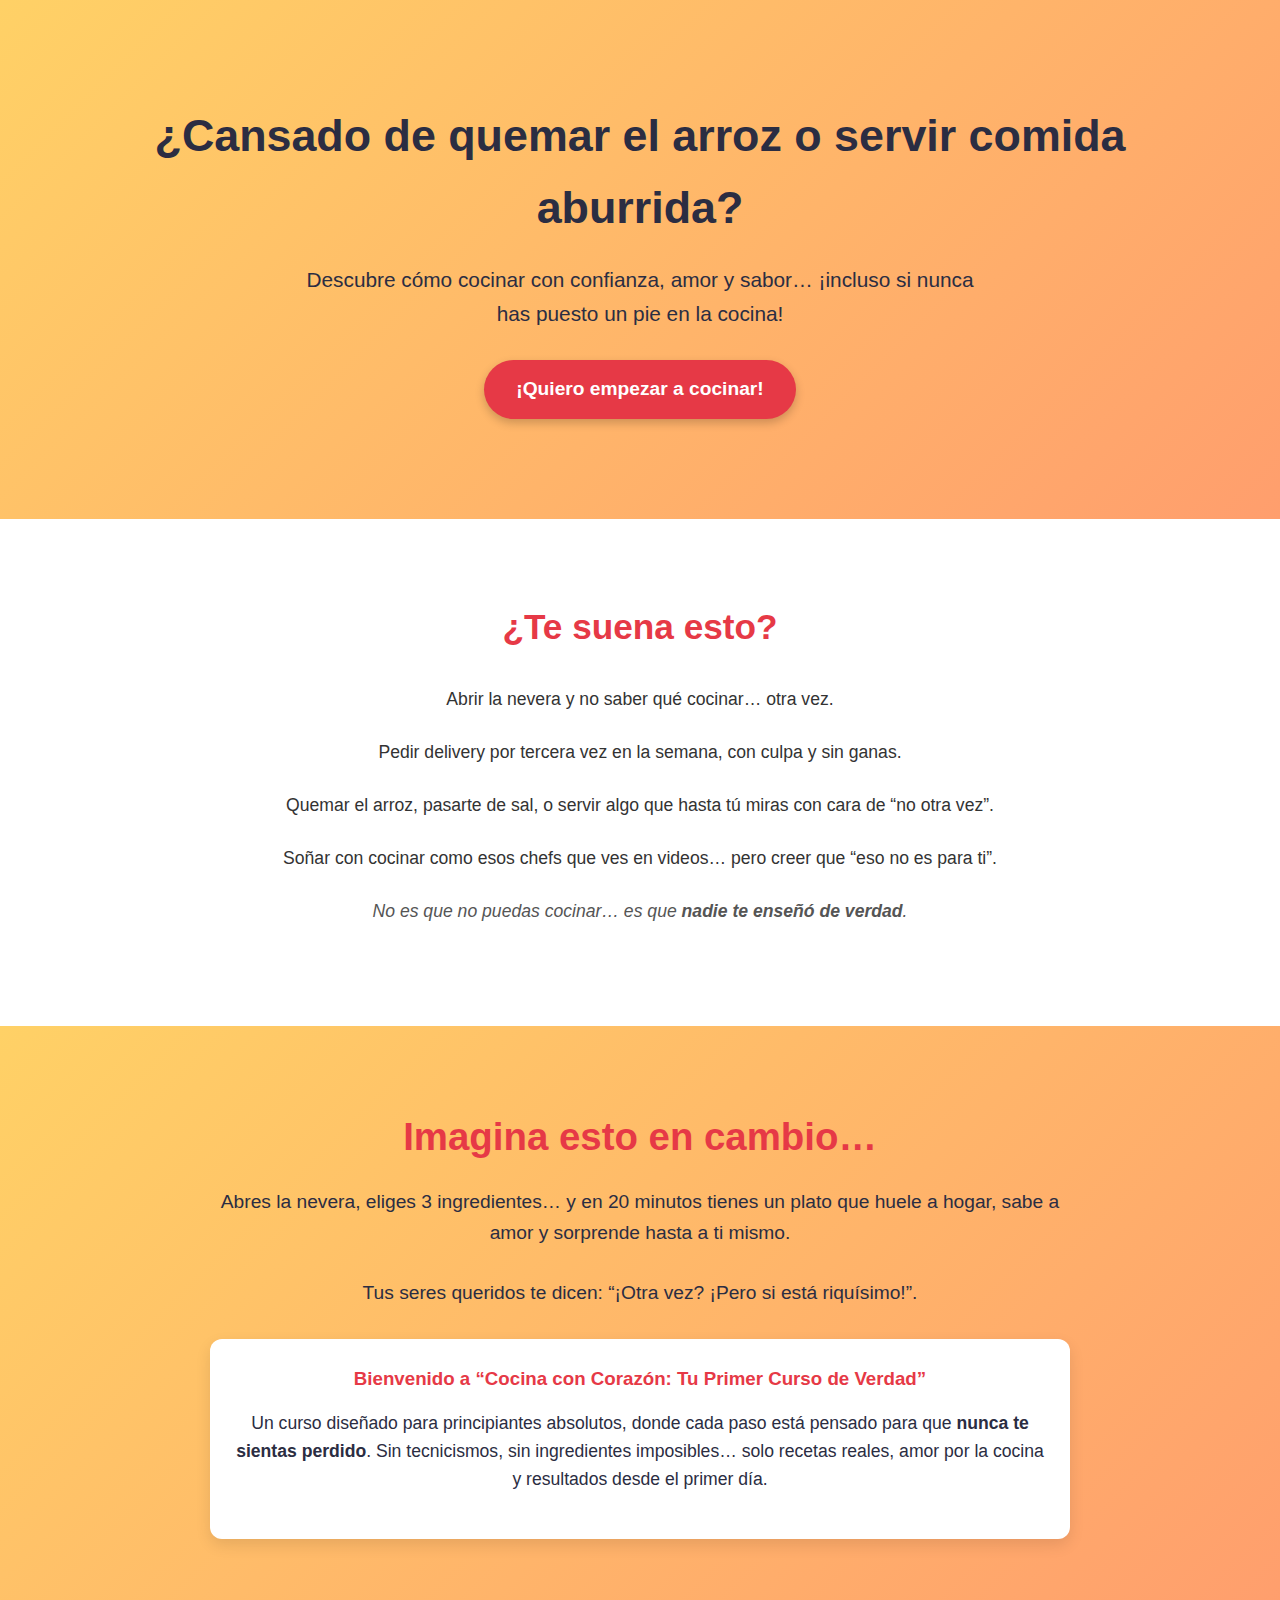
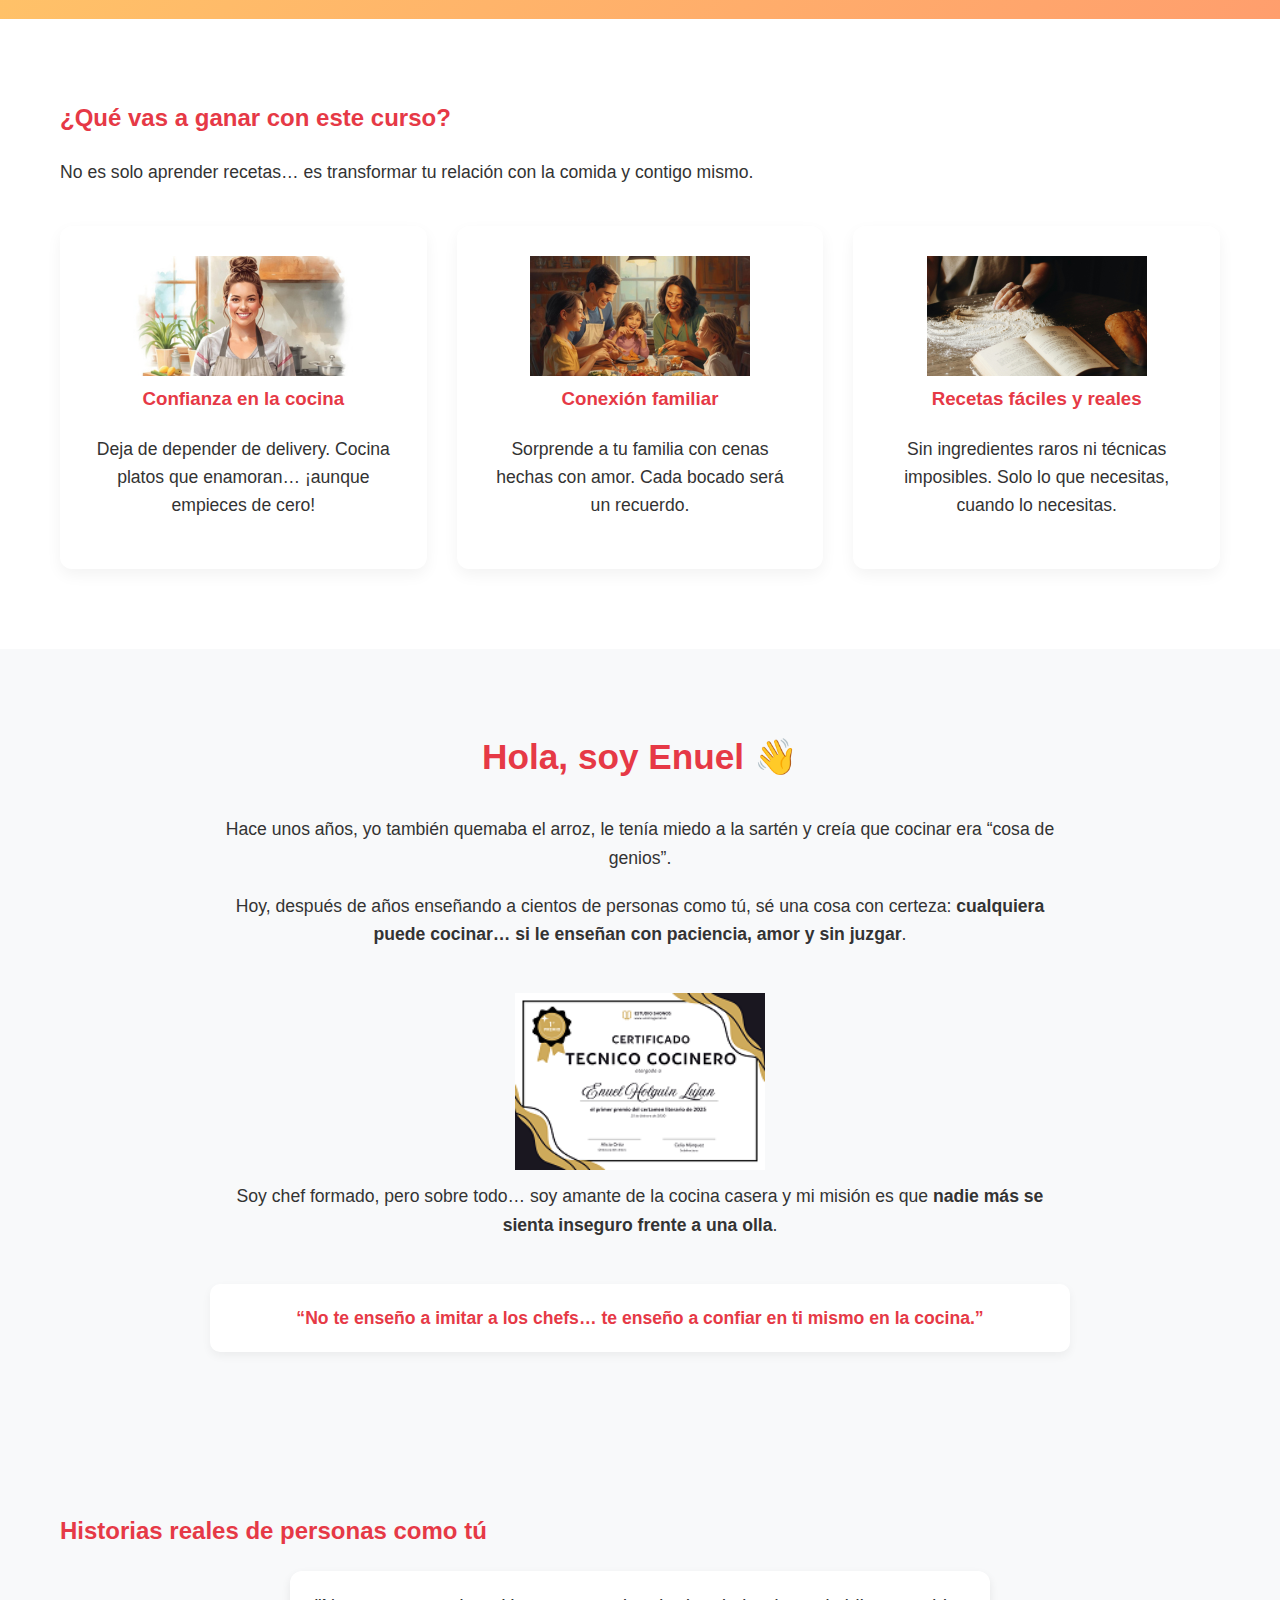
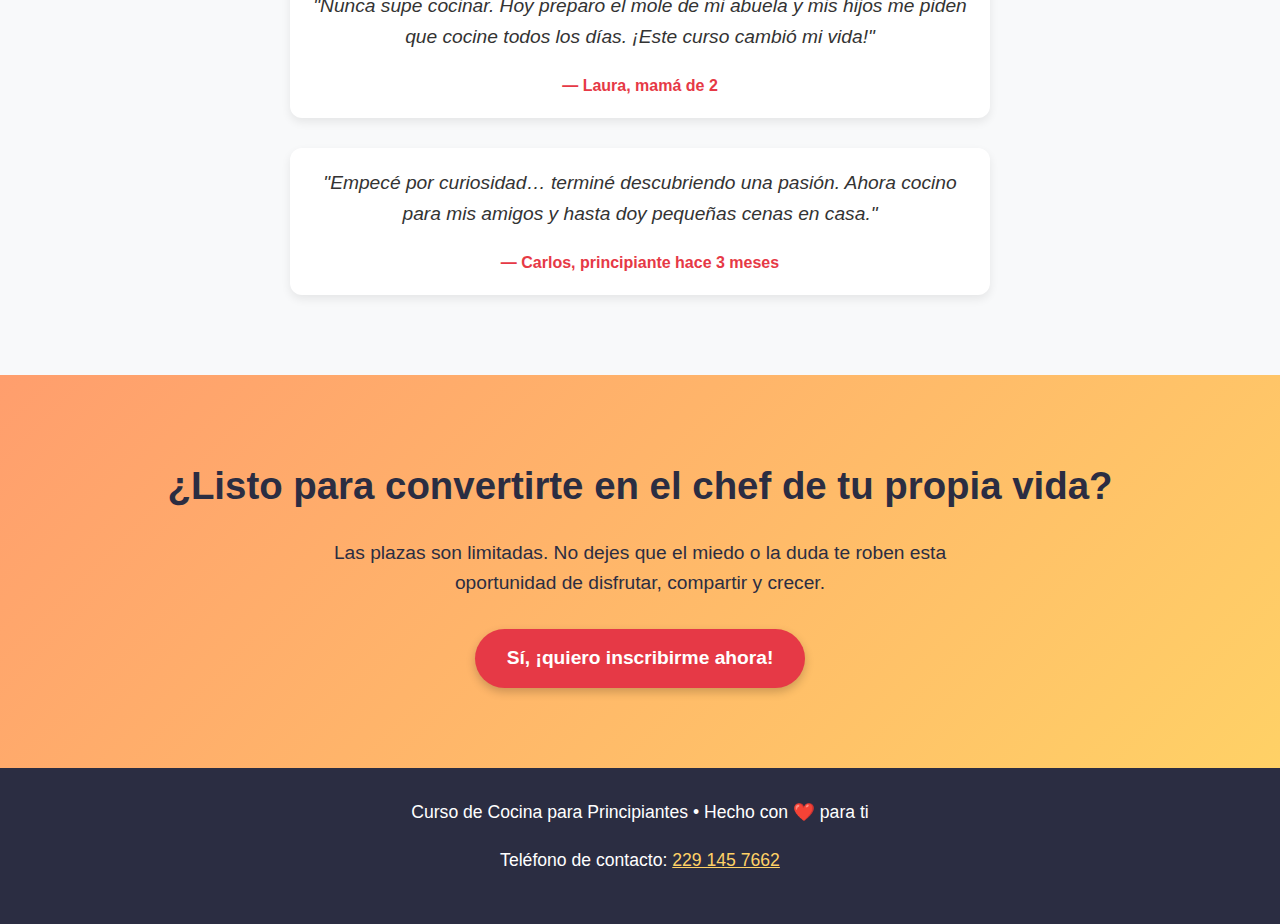
<file: index.html>
<!DOCTYPE html>
<html lang="es">
<head>
  <meta charset="UTF-8" />
  <meta name="viewport" content="width=device-width, initial-scale=1.0"/>
  <title>Domina la Cocina Desde Cero | Curso para Principiantes</title>
  <style>
    /* Reset y estilos base */
    * {
      margin: 0;
      padding: 0;
      box-sizing: border-box;
      font-family: 'Segoe UI', Tahoma, Geneva, Verdana, sans-serif;
    }

    body {
      background-color: #fff9f4;
      color: #333;
      line-height: 1.6;
    }

    .container {
      max-width: 1200px;
      margin: 0 auto;
      padding: 0 20px;
    }

    section {
      padding: 80px 0;
    }

    h1, h2, h3 {
      margin-bottom: 21px;
      color: #e63946;
    }

    p {
      margin-bottom: 20px;
      font-size: 1.1rem;
    }

    /* Hero */
    .hero {
      background: linear-gradient(135deg, #ffd166 0%, #ff9e6d 100%);
      color: #fff;
      text-align: center;
      padding: 100px 20px;
    }

    .hero h1 {
      font-size: 2.8rem;
      color: #2b2d42;
      margin-bottom: 20px;
    }

    .hero p {
      font-size: 1.3rem;
      max-width: 700px;
      margin: 0 auto 30px;
      color: #2b2d42;
    }

    /* Botón CTA */
    .btn {
      display: inline-block;
      background-color: #e63946;
      color: white;
      padding: 14px 32px;
      font-size: 1.2rem;
      font-weight: bold;
      text-decoration: none;
      border-radius: 50px;
      transition: all 0.3s ease;
      box-shadow: 0 4px 10px rgba(0,0,0,0.2);
    }

    .btn:hover {
      background-color: #d90429;
      transform: translateY(-3px);
    }

    /* Beneficios */
    .benefits {
      background-color: white;
    }

    .benefits-grid {
      display: grid;
      grid-template-columns: repeat(auto-fit, minmax(280px, 1fr));
      gap: 30px;
      margin-top: 40px;
    }

    .benefit-card {
      background: #fff;
      padding: 30px;
      border-radius: 12px;
      box-shadow: 0 6px 15px rgba(0,0,0,0.05);
      text-align: center;
      transition: transform 0.3s ease;
    }

    .benefit-card:hover {
      transform: translateY(-10px);
    }

    .benefit-card h3 {
      color: #e63946;
    }

    /* Testimonios */
    .testimonials {
      background-color: #f8f9fa;
    }

    .testimonial {
      max-width: 700px;
      margin: 0 auto;
      padding: 20px;
      background: white;
      border-radius: 12px;
      box-shadow: 0 4px 10px rgba(0,0,0,0.08);
      text-align: center;
    }

    .testimonial p {
      font-style: italic;
      font-size: 1.2rem;
    }

    .author {
      font-weight: bold;
      color: #e63946;
      margin-top: 10px;
    }

    .diploma{

display: flex;
flex-direction: column;
align-items:center;
justify-content: center;

    }

    .diploma img{ margin-top: 25px;
        width: 250px;
    margin-bottom: 12px;
    }

    /* CTA Final */
    .cta-section {
      text-align: center;
      background: linear-gradient(135deg, #ff9e6d 0%, #ffd166 100%);
      padding: 80px 20px;
    }

    .cta-section h2 {
      color: #2b2d42;
      font-size: 2.4rem;
    }

    .cta-section p {
      color: #2b2d42;
      font-size: 1.2rem;
      max-width: 700px;
      margin: 0 auto 30px;
    }

    /* Footer */
    footer {
      background-color: #2b2d42;
      color: white;
      text-align: center;
      padding: 30px 0;
      font-size: 0.9rem;
    }

    /* Responsive */
    @media (max-width: 768px) {
      .hero h1 {
        font-size: 2.2rem;
      }
      .hero p {
        font-size: 1.1rem;
      }
    }
  </style>
</head>




<body>

  <!-- Hero Section -->
  <section class="hero">
    <div class="container">
      <h1>¿Cansado de quemar el arroz o servir comida aburrida?</h1>
      <p>Descubre cómo cocinar con confianza, amor y sabor… ¡incluso si nunca has puesto un pie en la cocina!</p>
      <a href="https://wa.me/522291457662?text=Los%20encontr%C3%A9%20en%20internet,%20quiero%20hacer%20el%20curso." class="btn" target="_blank">¡Quiero empezar a cocinar!</a>
    </div>
  </section>
  <section style="background-color: #fff; padding: 80px 20px; text-align: center;">
  <div class="container" style="max-width: 800px; margin: 0 auto;">
    <h2 style="color: #e63946; font-size: 2.2rem; margin-bottom: 30px;">¿Te suena esto?</h2>
    <p style="font-size: 1.1rem; margin-bottom: 25px;">Abrir la nevera y no saber qué cocinar… otra vez.</p>
    <p style="font-size: 1.1rem; margin-bottom: 25px;">Pedir delivery por tercera vez en la semana, con culpa y sin ganas.</p>
    <p style="font-size: 1.1rem; margin-bottom: 25px;">Quemar el arroz, pasarte de sal, o servir algo que hasta tú miras con cara de “no otra vez”.</p>
    <p style="font-size: 1.1rem; margin-bottom: 25px;">Soñar con cocinar como esos chefs que ves en videos… pero creer que “eso no es para ti”.</p>
    <p style="font-size: 1.1rem; font-style: italic; color: #555;">
      No es que no puedas cocinar… es que <strong>nadie te enseñó de verdad</strong>.
    </p>
  </div>
</section>
<section style="background: linear-gradient(135deg, #ffd166 0%, #ff9e6d 100%); padding: 80px 20px; text-align: center; color: #2b2d42;">
  <div class="container" style="max-width: 900px; margin: 0 auto;">
    <h2 style="font-size: 2.4rem; margin-bottom: 20px;">Imagina esto en cambio…</h2>
    <p style="font-size: 1.2rem; margin-bottom: 30px;">
      Abres la nevera, eliges 3 ingredientes… y en 20 minutos tienes un plato que huele a hogar, sabe a amor y sorprende hasta a ti mismo.
    </p>
    <p style="font-size: 1.2rem; margin-bottom: 30px;">
      Tus seres queridos te dicen: “¡Otra vez? ¡Pero si está riquísimo!”.
    </p>
    <div style="background: white; padding: 25px; border-radius: 12px; box-shadow: 0 6px 15px rgba(0,0,0,0.1); margin-top: 30px;">
      <h3 style="color: #e63946; margin-bottom: 15px;">Bienvenido a <strong>“Cocina con Corazón: Tu Primer Curso de Verdad”</strong></h3>
      <p style="font-size: 1.1rem;">
        Un curso diseñado para principiantes absolutos, donde cada paso está pensado para que <strong>nunca te sientas perdido</strong>.  
        Sin tecnicismos, sin ingredientes imposibles… solo recetas reales, amor por la cocina y resultados desde el primer día.
      </p>
    </div>
  </div>
</section>
  <!-- Beneficios -->
  <section class="benefits">
    <div class="container">
      <h2>¿Qué vas a ganar con este curso?</h2>
      <p>No es solo aprender recetas… es transformar tu relación con la comida y contigo mismo.</p>

      <div class="benefits-grid">
        <div class="benefit-card">
          <img src="cocinaenuel.png" alt="cocinando con confianza">
          <h3>Confianza en la cocina</h3>
          <p>Deja de depender de delivery. Cocina platos que enamoran… ¡aunque empieces de cero!</p>
        </div>
        <div class="benefit-card">
            <img src="cocinaenuel2.png" alt="cocina familiar">
          <h3>Conexión familiar</h3>
          <p>Sorprende a tu familia con cenas hechas con amor. Cada bocado será un recuerdo.</p>
        </div>
        <div class="benefit-card">
            <img src="cocinaenuel3.png" alt="recetas">
          <h3>Recetas fáciles y reales</h3>
          <p>Sin ingredientes raros ni técnicas imposibles. Solo lo que necesitas, cuando lo necesitas.</p>
        </div>
      </div>
    </div>
  </section>

<section style="background-color: #f8f9fa; padding: 80px 20px; text-align: center;">
  <div class="container" style="max-width: 900px; margin: 0 auto;">
    <h2 style="color: #e63946; font-size: 2.2rem; margin-bottom: 30px;">Hola, soy Enuel 👋</h2>
    
  
    
    <p style="font-size: 1.1rem; margin-bottom: 20px;">
      Hace unos años, yo también quemaba el arroz, le tenía miedo a la sartén y creía que cocinar era “cosa de genios”.
    </p>
    <p style="font-size: 1.1rem; margin-bottom: 20px;">
      Hoy, después de años enseñando a cientos de personas como tú, sé una cosa con certeza: <strong>cualquiera puede cocinar… si le enseñan con paciencia, amor y sin juzgar</strong>.
    </p>
<div class="diploma">
    <img src="diploma.png" alt="">
    <p style="font-size: 1.1rem; margin-bottom: 20px;">
      Soy chef formado, pero sobre todo… soy amante de la cocina casera y mi misión es que <strong>nadie más se sienta inseguro frente a una olla</strong>.
    </p>
    </div>
    <div style="background: white; padding: 20px; border-radius: 10px; box-shadow: 0 4px 10px rgba(0,0,0,0.05); margin-top: 25px;">
      <p style="font-weight: bold; color: #e63946; margin: 0;">
        “No te enseño a imitar a los chefs… te enseño a confiar en ti mismo en la cocina.”
      </p>
    </div>
  </div>
</section>



  <section class="testimonials">
    <div class="container">
      <h2>Historias reales de personas como tú</h2>
      <div class="testimonial">
        <p>"Nunca supe cocinar. Hoy preparo el mole de mi abuela y mis hijos me piden que cocine todos los días. ¡Este curso cambió mi vida!"</p>
        <div class="author">— Laura, mamá de 2</div>
      </div>
      <div class="testimonial" style="margin-top: 30px;">
        <p>"Empecé por curiosidad… terminé descubriendo una pasión. Ahora cocino para mis amigos y hasta doy pequeñas cenas en casa."</p>
        <div class="author">— Carlos, principiante hace 3 meses</div>
      </div>
    </div>
  </section>

  <!-- Imagen sugerida -->
  <!-- "persona sonriendo mientras cocina en su cocina moderna" -->

  <!-- CTA Final -->
  <section class="cta-section">
    <div class="container">
      <h2>¿Listo para convertirte en el chef de tu propia vida?</h2>
      <p>Las plazas son limitadas. No dejes que el miedo o la duda te roben esta oportunidad de disfrutar, compartir y crecer.</p>
      <a href="https://wa.me/522291457662?text=Los%20encontr%C3%A9%20en%20internet,%20quiero%20hacer%20el%20curso." class="btn" target="_blank">Sí, ¡quiero inscribirme ahora!</a>
    </div>
  </section>

  <!-- Footer -->
  <footer>
    <div class="container">
      <p>Curso de Cocina para Principiantes • Hecho con ❤️ para ti</p>
      <p>Teléfono de contacto: <a href="https://wa.me/522291457662" style="color:#ffd166;">229 145 7662</a></p>
    </div>
  </footer>

</body>
</html>
</file>
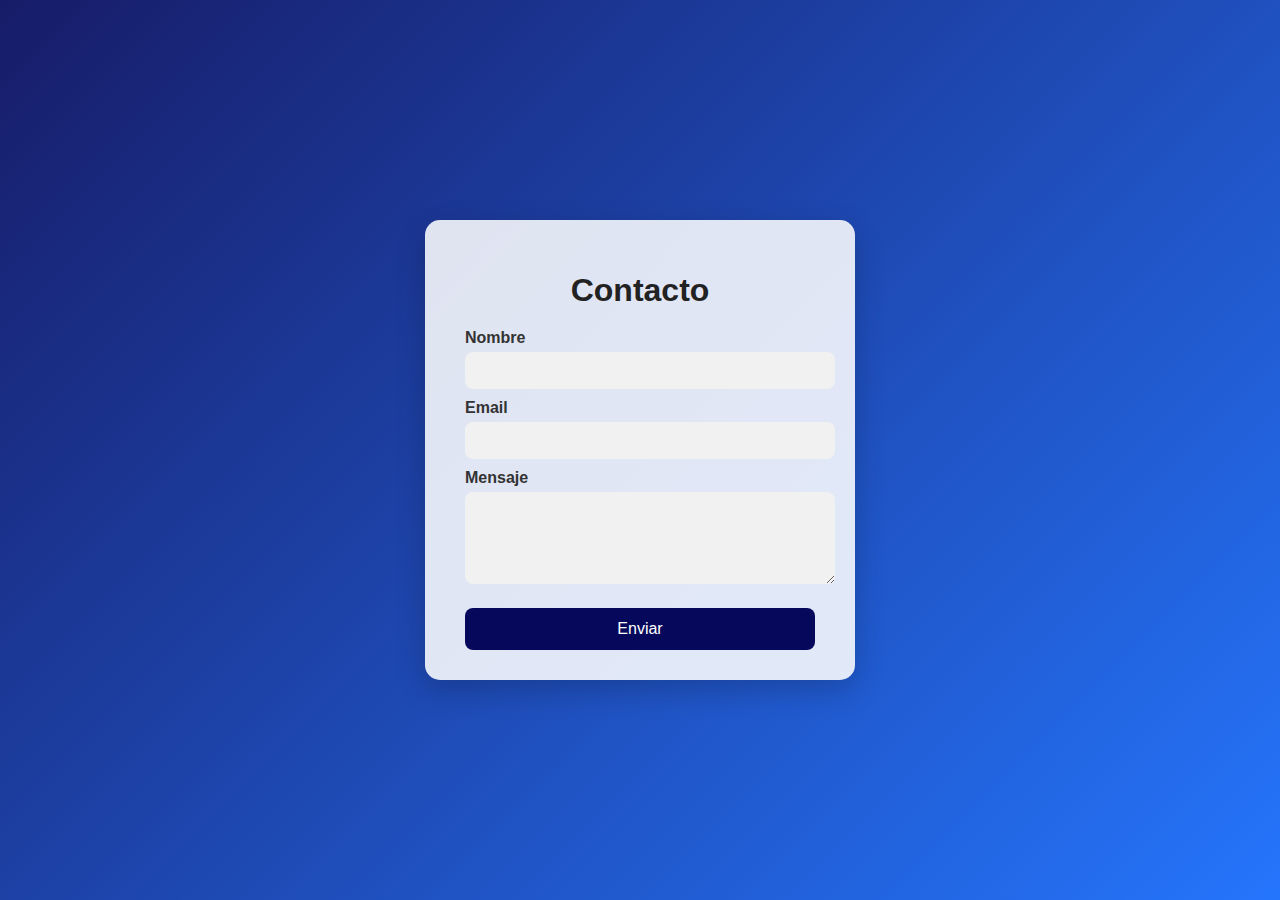
<file: inten.html>
<!DOCTYPE html>
<html lang="es">
<head>
    <meta charset="UTF-8">
    <title>Formulario de Contacto</title>
    <style>
        body {
            font-family: "Arial", sans-serif;
            background: linear-gradient(135deg, #171c68, #2575fc);
            margin: 0;
            height: 100vh;
            display: flex;
            justify-content: center;
            align-items: center;
            color: #333;
        }

        .container {
            background: #ffffffdd;
            padding: 30px 40px;
            border-radius: 15px;
            box-shadow: 0 10px 30px rgba(0,0,0,0.2);
            width: 350px;
            animation: fadeIn 0.6s ease-in-out;
        }

        h1 {
            text-align: center;
            margin-bottom: 20px;
            color: #222;
        }

        label {
            font-weight: bold;
            margin-top: 10px;
            display: block;
        }

        input, textarea {
            width: 100%;
            padding: 10px;
            margin-top: 5px;
            border: none;
            border-radius: 8px;
            background: #f1f1f1;
            transition: 0.3s;
            font-size: 15px;
        }

        input:focus, textarea:focus {
            outline: none;
            background: #e6e6e6;
            box-shadow: 0 0 5px #06085c;
        }

        button {
            width: 100%;
            margin-top: 20px;
            padding: 12px;
            border: none;
            border-radius: 8px;
            background: #06085c;
            color: white;
            font-size: 16px;
            cursor: pointer;
            transition: 0.3s;
        }

        button:hover {
            background: #06085c;
            transform: translateY(-2px);
        }

        @keyframes fadeIn {
            from { opacity: 0; transform: translateY(20px); }
            to { opacity: 1; transform: translateY(0); }
        }
    </style>
</head>
<body>

    <div class="container">
        <h1>Contacto</h1>

        <form id="formContacto">
            <label for="nombre">Nombre</label>
            <input type="text" id="nombre" name="nombre" required>

            <label for="email">Email</label>
            <input type="email" id="email" name="email" required>

            <label for="mensaje">Mensaje</label>
            <textarea id="mensaje" name="mensaje" rows="4" required></textarea>

            <button type="submit">Enviar</button>
        </form>
    </div>

    <script>
        const form = document.getElementById('formContacto');

        form.addEventListener('submit', function(event) {
            event.preventDefault();

            const nombre = document.getElementById('nombre').value;
            const email = document.getElementById('email').value;
            const mensaje = document.getElementById('mensaje').value;

            alert(
                "Datos ingresados:\n\n" +
                "Nombre: " + nombre + "\n" +
                "Email: " + email + "\n" +
                "Mensaje: " + mensaje
            );

            form.reset();
        });
    </script>

</body>
</html>
</file>
